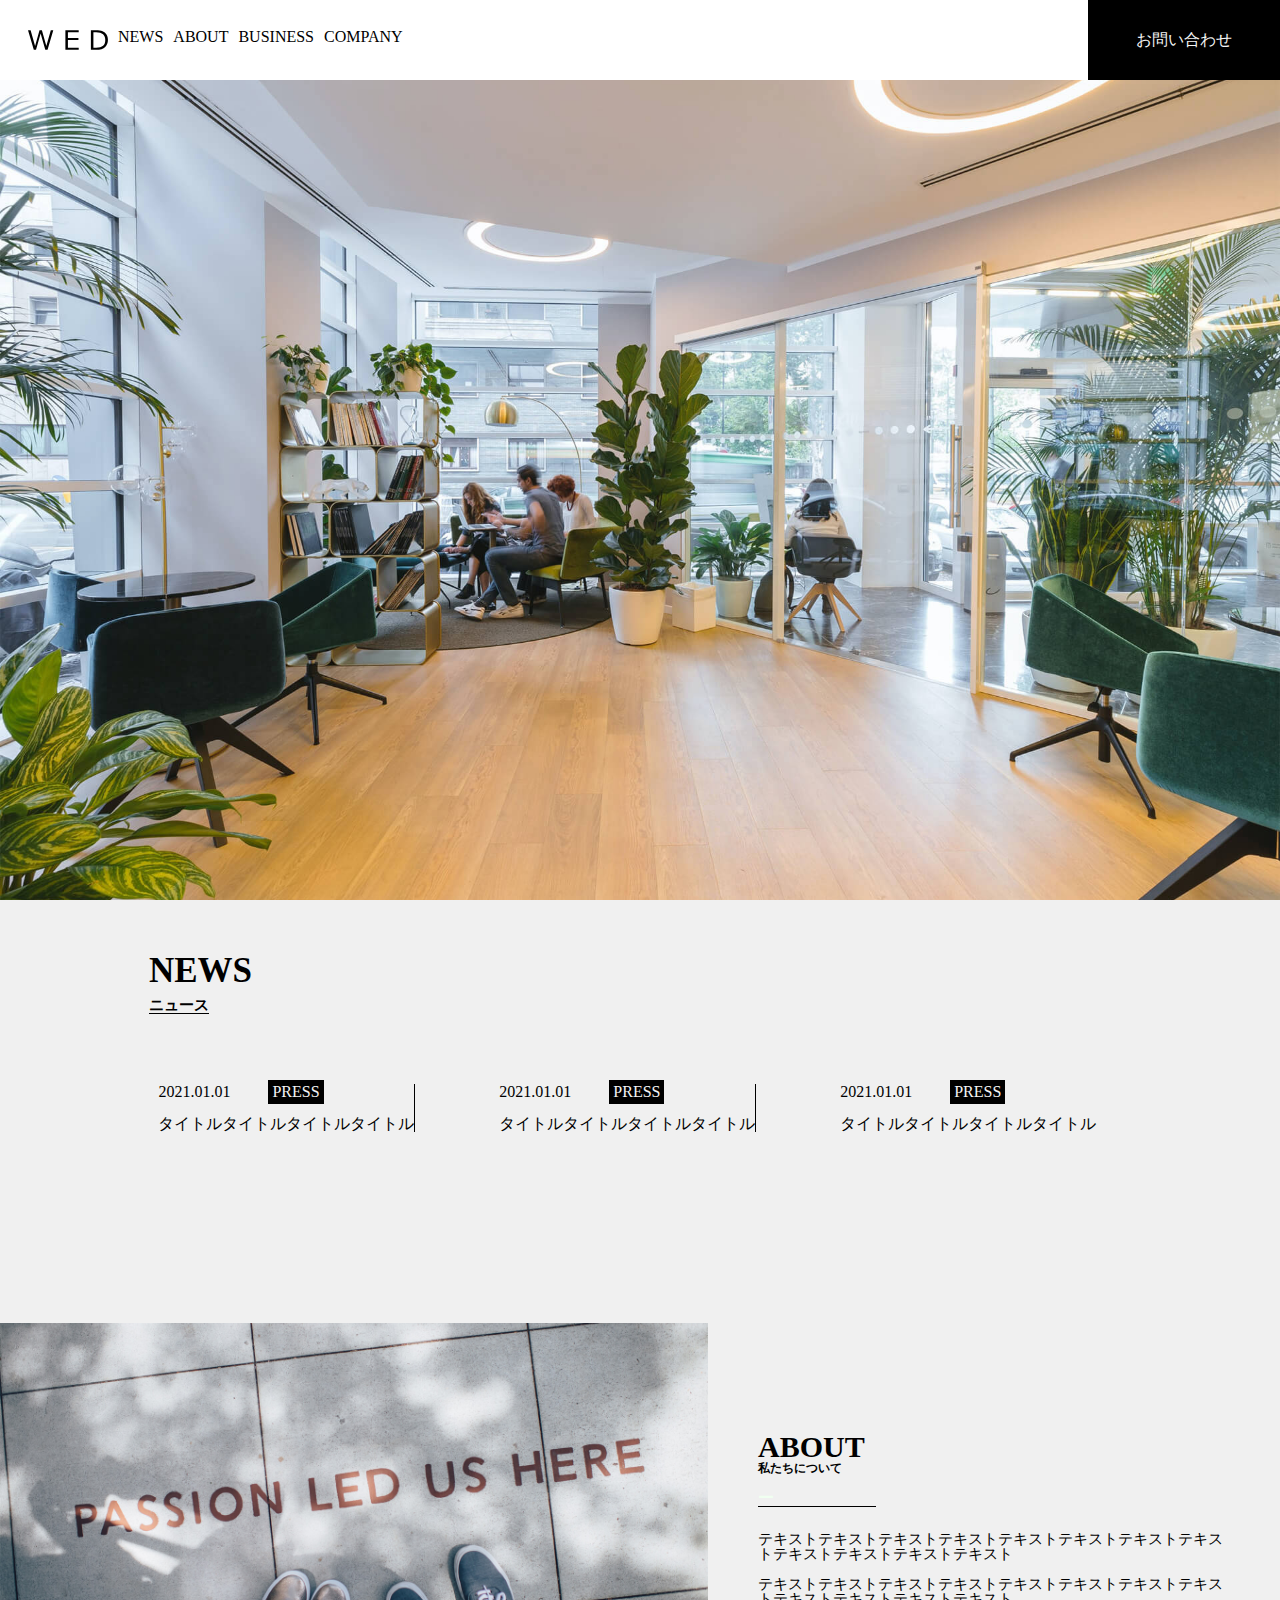
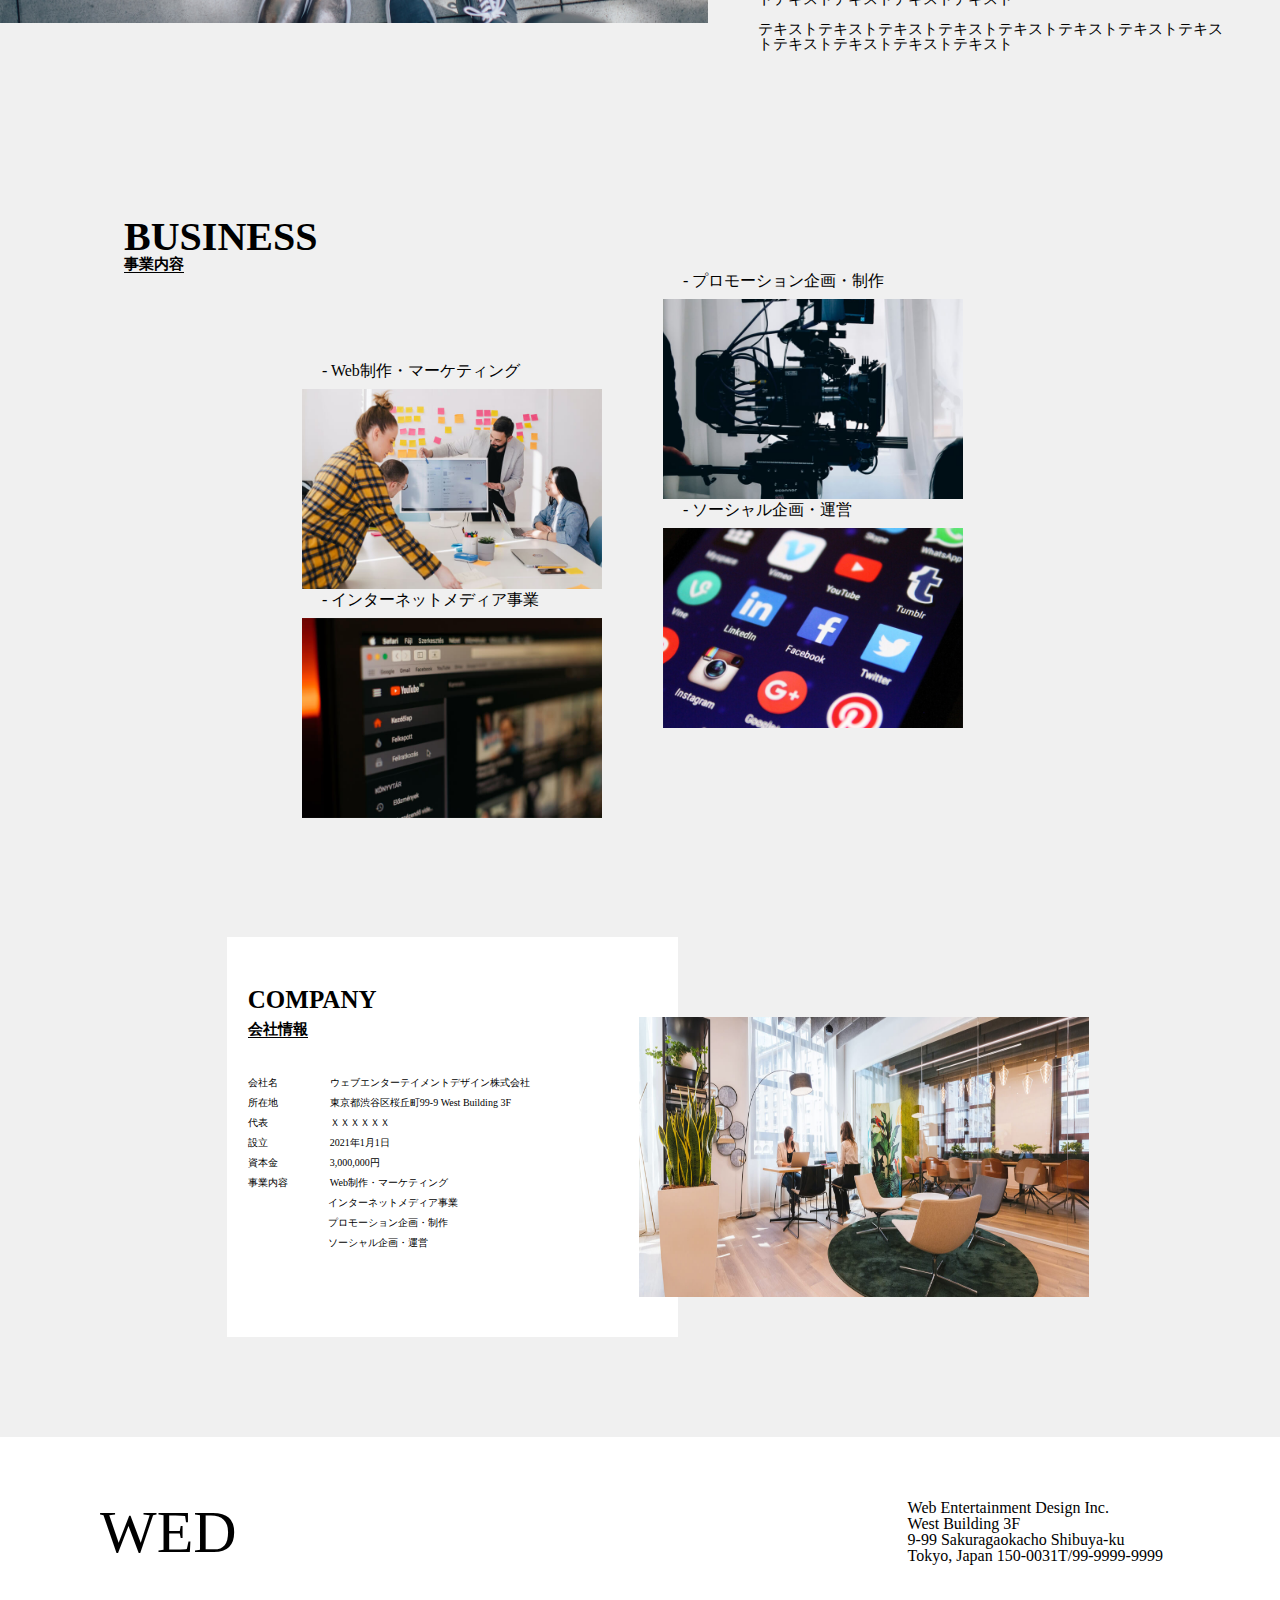
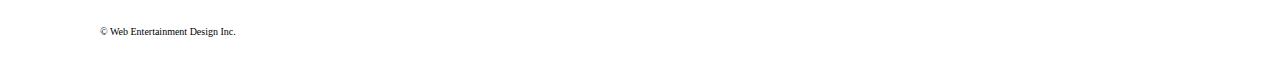
<file: index.html>
<!DOCTYPE html>
<html lang="jp">
  <head>
    <meta charset="utf-8">
    <title>Web Entertainment Design</title>
    <meta name="viewport" content="width=device-width,initial-scale=1">
    <link rel="icon" href="img/favicon.ico">
    <link rel="stylesheet" href="css/reset.css">
    <link rel="stylesheet" href="css/style.css">
  </head>
  <body>
    <header class="header-mainvisual" id="mainvisual">
      <div class="inner">
        <h1><a class="wed-tag" href="#mainvisual"></a><img class="header-img" src="./img/logo.svg" alt="wed" /></a></h1>
        <nav class="inner-tag">
          <ul class="tag">
            <li><a class="li-tag" href="#news">NEWS</a></li>
            <li><a class="li-tag" href="#about">ABOUT</a></li>
            <li><a class="li-tag" href="#business">BUSINESS</a></li>
            <li><a class="li-tag" href="#company">COMPANY</a></li>
          </ul>
        </nav>
      </div>
      <a class="inquiry-button" href="#inquiry">お問い合わせ</a>
    </header>
      <div class="img-big">
        <img src="img/mainvisual.jpg" alt="オフィス">
      </div>
      <section id="news" class="news top">
        <h2 class="news-h">
          <p class="news-hh">NEWS</p>
          <p class="news-p">ニュース</p>
        </h2>
        <ul class="news-ul">

          <li class="news-li">
            <p class="news-time">2021.01.01</p>
            <p class="news-press">PRESS</p>
            <p class="news-title"><br>タイトルタイトルタイトルタイトル</p>
          </li>
          <li class="news-li">
            <p class="news-time">2021.01.01</p>
            <p class="news-press">PRESS</p>
            <p class="news-title"><br>タイトルタイトルタイトルタイトル</p>
          </li>
          <li class="news-li">
            <p class="news-time">2021.01.01</p>
            <p class="news-press">PRESS</p>
            <p class="news-title"><br>タイトルタイトルタイトルタイトル</p>
          </li>
      </section>
      <section id="about" class="about">
        <div class="about-passion">
          <img src="img/about.jpg" alt="">
        </div>
        <div class="about-character">
          <h2 class="about-h2">
            <p class="about-uppercaseletter">ABOUT</p>
            <p class="about-lowercaseletter">私たちについて</p>
            <p class="about-barwire"><br>ー</p>
          </h2>
          <p class="about-text">テキストテキストテキストテキストテキストテキストテキストテキストテキストテキストテキストテキスト</p>
          <p class="about-text">テキストテキストテキストテキストテキストテキストテキストテキストテキストテキストテキストテキスト</p>
          <p class="about-text">テキストテキストテキストテキストテキストテキストテキストテキストテキストテキストテキストテキスト</p>
        </div>
      </section>
      <section id="business" class="business top">
        <h2 class="business-h2">
          <p class="business-uppercaseletter">BUSINESS</p>
          <p class="business-lowercaseletter">事業内容</p>
          <p class="business-barwire">ー</p>
        </h2>
        <div class="business-transparentbox">
          <div class="business-imagelist">
            <div class="business-image"><p class="character2">- Web制作・マーケティング</p><img src="img/business1.jpg" alt=""></div>
            <div class="business-image"><p class="character">- インターネットメディア事業</p><img src="img/business2.jpg" alt=""></div>
          </div>
          <div class="business-imagelist">
            <div class="business-image"><p class="character">- プロモーション企画・制作</p><img src="img/business3.jpg" alt=""></div>
            <div class="business-image"><p class="character">- ソーシャル企画・運営</p><img src="img/business4.jpg" alt=""></div>
          </div>
        </div>
      </section>
      <section id="company" class="company top">
        <div class="company-behind">
        <h2 class="company-h2">
          <p class="company-uppercaseletter">COMPANY</p>
          <p class="company-lowercaseletter">会社情報</p>
          <p class="company-barwire">ー</p>
        </h2>
        <dl class="company-informationlist">
          <dt class="company-informationlist2">会社名</dt>
          <dd class="company-informationlist3">ウェブエンターテイメントデザイン株式会社</dd>
          <dt class="company-informationlist2">所在地</dt>
          <dd class="company-informationlist3">東京都渋谷区桜丘町99-9 West Building 3F</dd>
          <dt class="company-informationlist2">代表</dt>
          <dd class="company-informationlist3">ＸＸＸＸＸＸ</dd>
          <dt class="company-informationlist2">設立</dt>
          <dd class="company-informationlist3">2021年1月1日</dd>
          <dt class="company-informationlist2">資本金</dt>
          <dd class="company-informationlist3">3,000,000円</dd>
          <dt class="company-informationlist2">事業内容</dt>
          <dd class="company-informationlist3">Web制作・マーケティング</dd>
          <!-- <dt class="company-informationlist2"></dt> -->
          <dd class="company-informationlist4">インターネットメディア事業</dd>
          <!-- <dt class="company-informationlist2"></dt> -->
          <dd class="company-informationlist4">プロモーション企画・制作</dd>
          <!-- <dt class="company-informationlist2"></dt> -->
          <dd class="company-informationlist4">ソーシャル企画・運営</dd>
        </dl>
      </div>
      <div class="company-imagelist">
        <img src="img/company.jpg" alt=""></p>
      </div>
      </section>
      <footer>
        <div class="footer-top">
          <div class="footer-daimoto">
            <div class="footer-character1">WED</div>
            <div class="footer-character2">
              <p>Web Entertainment Design Inc.</p>
              <p>West Building 3F</p>
              <p>9-99 Sakuragaokacho Shibuya-ku</p>
              <p>Tokyo, Japan 150-0031</p>
              <p class="footer-99">T/99-9999-9999</p>
            </div>
          </div>
          <p class="last">© Web Entertainment Design Inc.</p>
        </div>
      </footer>
  </body>
</html>
</file>
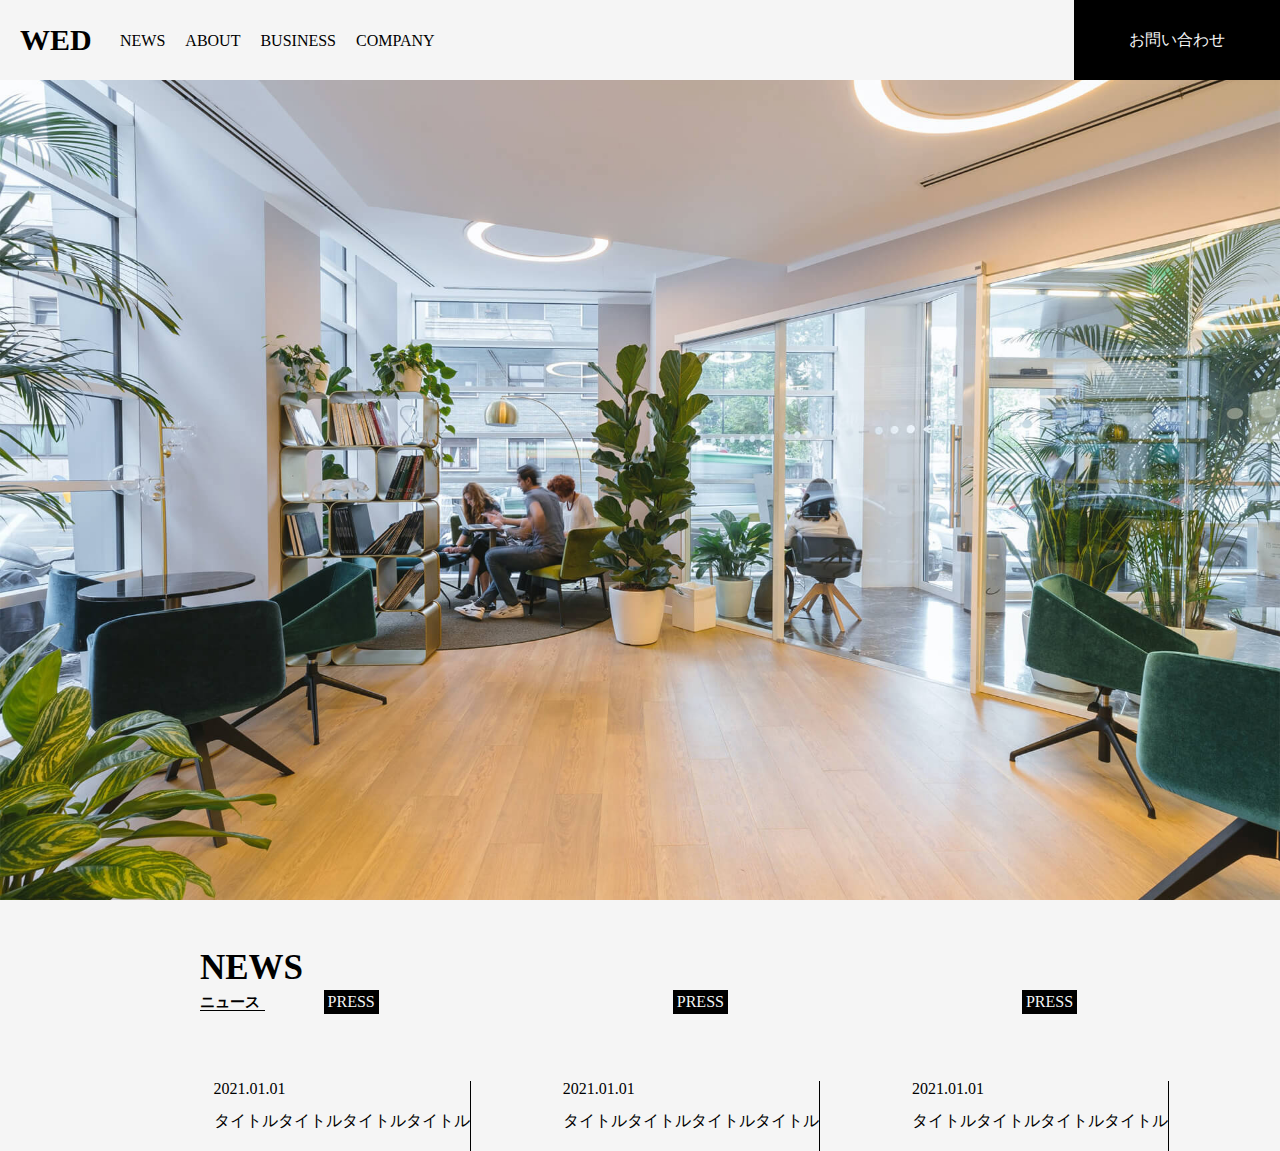
<file: img/Web Entertainment Design.html>
<!DOCTYPE html>
<!-- saved from url=(0068)http://127.0.0.1:5500/%E6%A8%A1%E5%86%99%EF%BC%95/index.html#inquiry -->
<html lang="jp"><head><meta http-equiv="Content-Type" content="text/html; charset=UTF-8">
    
    <title>Web Entertainment Design</title>
    
    
    
  <link rel="icon" href="http://127.0.0.1:5500/%E6%A8%A1%E5%86%99%EF%BC%95/img/favicon.ico"><link rel="stylesheet" href="./Web Entertainment Design_files/reset.css"><link rel="stylesheet" href="./Web Entertainment Design_files/style.css"></head>
  <body>
    <header id="mainvisual">
      <div>
        <h1><a class="wed-tag" href="http://127.0.0.1:5500/%E6%A8%A1%E5%86%99%EF%BC%95/index.html#mainvisual">WED</a></h1>
      </div>
      <nav>
        <ul class="tag">
          <li><a href="http://127.0.0.1:5500/%E6%A8%A1%E5%86%99%EF%BC%95/index.html#news">NEWS</a></li>
          <li><a href="http://127.0.0.1:5500/%E6%A8%A1%E5%86%99%EF%BC%95/index.html#about">ABOUT</a></li>
          <li><a href="http://127.0.0.1:5500/%E6%A8%A1%E5%86%99%EF%BC%95/index.html#business">BUSINESS</a></li>
          <li><a href="http://127.0.0.1:5500/%E6%A8%A1%E5%86%99%EF%BC%95/index.html#company">COMPANY</a></li>
        </ul>
        <a class="inquiry-button" href="http://127.0.0.1:5500/%E6%A8%A1%E5%86%99%EF%BC%95/index.html#inquiry">お問い合わせ</a>
      </nav>
      <div class="img-big">
        <img src="./Web Entertainment Design_files/mainvisual.jpg" alt="オフィス">
      </div>
      <section id="news">
        <h2 class="news-h">
          <p class="news-hh">NEWS</p>
          <p class="news-p">ニュース</p>
        </h2>
        <ul class="news-ul">

          <li class="news-li">
            <p class="news-time">2021.01.01</p>
            <dd class="news-press">PRESS</dd>
            <p class="news-title"><br>タイトルタイトルタイトルタイトル</p>
          </li>
          <li class="news-li">
            <p class="news-time">2021.01.01</p>
            <dd class="news-press">PRESS</dd>
            <p class="news-title"><br>タイトルタイトルタイトルタイトル</p>
          </li>
          <li class="news-li">
            <p class="news-time">2021.01.01</p>
            <dd class="news-press">PRESS</dd>
            <p class="news-title"><br>タイトルタイトルタイトルタイトル</p>
          </li>
      </ul></section>
    </header>
  <!-- Code injected by live-server -->
<script>
	// <![CDATA[  <-- For SVG support
	if ('WebSocket' in window) {
		(function () {
			function refreshCSS() {
				var sheets = [].slice.call(document.getElementsByTagName("link"));
				var head = document.getElementsByTagName("head")[0];
				for (var i = 0; i < sheets.length; ++i) {
					var elem = sheets[i];
					var parent = elem.parentElement || head;
					parent.removeChild(elem);
					var rel = elem.rel;
					if (elem.href && typeof rel != "string" || rel.length == 0 || rel.toLowerCase() == "stylesheet") {
						var url = elem.href.replace(/(&|\?)_cacheOverride=\d+/, '');
						elem.href = url + (url.indexOf('?') >= 0 ? '&' : '?') + '_cacheOverride=' + (new Date().valueOf());
					}
					parent.appendChild(elem);
				}
			}
			var protocol = window.location.protocol === 'http:' ? 'ws://' : 'wss://';
			var address = protocol + window.location.host + window.location.pathname + '/ws';
			var socket = new WebSocket(address);
			socket.onmessage = function (msg) {
				if (msg.data == 'reload') window.location.reload();
				else if (msg.data == 'refreshcss') refreshCSS();
			};
			if (sessionStorage && !sessionStorage.getItem('IsThisFirstTime_Log_From_LiveServer')) {
				console.log('Live reload enabled.');
				sessionStorage.setItem('IsThisFirstTime_Log_From_LiveServer', true);
			}
		})();
	}
	else {
		console.error('Upgrade your browser. This Browser is NOT supported WebSocket for Live-Reloading.');
	}
	// ]]>
</script>

</body></html>
</file>
<file: css/style.css>
html{
  width: 100%;
}

body{
  background-color:#f0f0f0;
}

.top{
  width: 100%;
  max-width: 1032px;
  padding: 0 16px;
  margin: 0 auto;
}

/* トップ画面 */

.header-img{
  /* margin: 0% 40%; */
  width: 80px;
}

.inner{
  display: flex;
  align-items: center;
  width: 100%;
  max-width: 1032px;
  padding: 0 16px;
  margin: 0 auto;
}

.header-mainvisual{
  display: flex;
  background-color: #fff;
}

header{
  width: 100%;
  background-color: honeydew;
}

/* header div{
  height: 0px;
  width: 0px;
} */

header div h1{
  height: 25px;
  
  font-size: 30px;
  display: flex;
  align-items: center;
}

.wed-tag{
  text-decoration: none;
  color: black;
}

.inner-tag{
  height: 100%;
  margin-left: 0%;
}


/* トップ画像 飛ばし先 */

header nav{
  margin-left: 20%;
    display: flex;
    justify-content: space-between;
}

header nav .tag{
  display: flex;
  margin-top: 10%;
}

.li-tag{
  color: #000;
  text-decoration: none;
  margin-left: 10px;
  height: 10px;
}

/* header nav li {
  margin-left: 5%;
  height: 100%;
} */

/* header nav li a{
  text-decoration: none;
  color: black;
} */

/* トップ画面 お問い合わせ */

header  .inquiry-button{
  width: 15%;
  display: inline-block;
  background-color: black;
  color: #f5f5f5;
  height: 80px;
  text-decoration: none;
  display: flex;
  justify-content: space-around;
  align-items: center;
}

.inquiry-button:hover{
  opacity:0.6;
}
/* 大きい画像 */

.img-big img{
  width: 100%;
  height: calc(100vh - 80px);
  object-fit: cover;
}


/* ニッース */



.news{
  padding: 50px 0px 0px 50px;
  height: 250%;
  margin-bottom: 70px;
  margin-bottom: 100px;
}

.news .news-h{
  font-size: 35px;
  margin-bottom: 70px;
}

.news .news-hh{
  margin-bottom: 10px;
}

.news .news-p{
  width: 60px;
  font-size: 15px;
  border-bottom: solid 1px #000;
}

.news .news-ul{
  list-style: none;
  width: 99%;
  height: 35%;
  display: flex;
  justify-content: space-around;
  margin-right: 20px;
}

.news .news-li{
  border-right: solid 1px #000;
  margin-right: 65px;

}

.news-li:last-child{
  border-right: none;
}



.news .news-time{
  width: 35%;
  position: relative;
}

.news .news-press{
  color: #f5f5f5;
  background-color: #000;
  margin-left: 110px;
  padding: 4px;
  position: absolute;
  margin-top: -20px;
}



/* 写真と文字 */

.about{
  height: 700%;
  display: flex;
  align-items: center;
  margin-bottom: 100px;
}

.about-passion{
  width: 60%;
}

.about img{
  width: 100%;
  height: 300px;
  object-fit: cover;
}

.about .about-character{
  padding: 50px;
  width: 40%;
  margin-top: 150px;
}

.about .about-uppercaseletter{
  font-size: 30px;
}

.about .about-h2{
  width: 100%;
  height: 100px;
}

.about .about-lowercaseletter{
  font-size: 12px;
  writing-mode: horizontal-tb;
  width: 25%;
}

.about .about-barwire{
  color:honeydew;
  border-bottom: solid 1px #000;
  width: 25%;
}

.about-text{
  font-size: 15px;
  width: 100%;
  padding-bottom: 15px;
}

/* 事業内容 */

.business{
  width: 100%;
  height: 720px;
}

.business .business-h2{
  margin-bottom: 0px;
}

.business .business-uppercaseletter{
  font-size: 40px;
  height: 100%;
  width: 22%;
}

.business .business-lowercaseletter{
  font-size: 15px;
  height: 100%;
  width: 6%;
}

.business .business-barwire{
  font-size: 0px;
  color: #f5f5f5;
  width: 60px;
  border-bottom: solid 1px #000;
}

.business .business-transparentbox{
  margin: auto;
  display: flex;
  justify-content: space-around;
  width: 70%;
}

.business img{
  width: 300px;
  height:200px;
}

.business .business-transparentbox .business-imagelist .business-image{
  width: 315px;
}

.business .business-transparentbox .business-imagelist .business-image p{
  margin-left: 20px;
  margin-bottom: 10px;
}

.business .business-transparentbox .business-imagelist .business-image .character2{
  margin-left: 20px;
  margin-bottom: 10px;
  margin-top: 90px;
}

/* 会社情報 */

.company{
  position: relative;
  margin-bottom: 100px;
  display: flex;
}

.company .company-behind{
  margin-left: 10%;
  background-color: #fff;
  width: 410px;
  height: 350px;
  padding: 50px 2% 0px 2% ;
}

.company .company-h2{
  margin-bottom: 30px;
}

.company .company-uppercaseletter{
  margin-bottom: 10px;
  font-size: 25px;
  width: 45%;
  height: 100%;
}

.company .company-lowercaseletter{
  font-size: 15px;
  width: 60px;
  height: 100%;
}

.company .company-barwire{
  font-size: 0px;
  color: honeydew;
  width: 60px;
  height: 100%;
  border-bottom: solid 1px #000;
}

.company-informationlist{
  display: flex;
  flex-wrap: wrap;
}

.company-informationlist .company-informationlist2{
  width: 20%;
  margin-top: 10px;
  font-size: 10px;
}

.company-informationlist .company-informationlist3{
  width: 80%;
  margin-top: 10px;
  font-size: 10px;
}

.company-informationlist .company-informationlist4{
  width: 80%;
  margin-top: 10px;
  margin-left: 80px;
  font-size: 10px;
}

.company .company-imagelist{
  width: 48%;
  display: flex;
  position: absolute;
  align-items: center;
  justify-content: space-evenly;
  left: 48%;
}

.company img{
  width: 450px;
  height: 280px;
  margin-top: 80px;
}

/* 最後 */

footer{
  width: 100%;
  height: 230px;
  background-color: #fff;
}

footer .footer-top{
  width: 92%;
  height: 230px;
}

footer .footer-top .footer-daimoto{
  display: flex;
  justify-content: space-between;
  align-items: center;
  width: 100%;
  height: 150px;
  padding: 20px 0px;
}


footer .footer-top .footer-daimoto .footer-character1{
  font-size: 60px;
  margin-left: 100px;
}

  footer .footer-top .last{
  font-size: 0.625rem;
  margin-bottom: 20px;
  margin-left: 100px;
}

footer .footer-top .footer-daimoto .footer-character2{
  display: flex;
  flex-wrap: wrap;
  width:  270px;
}

footer .footer-top .footer-daimoto .footer-character2 .footer-99{
  height: 10px;
  margin-right: 10px;
}


@media only screen and (max-width: 810px) {

  /* 最初 携帯 */

  .top {
    width: 98%;
    max-width: 1032px;
    padding: 0 0px;
    margin: 0 auto;
}


  header{
    font-size: 10px;
    background-color: honeydew;
}

  header div h1{
    margin-left:0px;
    font-size: 15px;
    align-items:initial;
  }

  .wed-tag {
    margin-top: 2px;
    font-size: 20px;
    margin-bottom: 45px;
    margin-left: 0px;
  }

  header nav {
    margin-left: 5%;
}

  header nav .tag{
    margin-top: 0px;
  }

  header nav li{
    margin-left: 0px;
  }

  header nav li a{
    font-size: 15px;
    margin-right: 5px;
  }

  header .inquiry-button {
    display: contents;
    font-size: 0px;
  }

  .header-mainvisual{
    height: 80px;
    justify-content: center;
    align-items: center;
  }

  .header-img {
    /* margin: 50% 0% 0% 35%; */
    width: 60px;
  }

 

  .inner{
    display: flex;
    flex-direction: column;
    align-items:initial;
    margin: 0px;
  }

  .li-tag{
    margin-left: 0px;
    font-size: 15px;
    margin-right: 15px;
  }

  /* ニュース  携帯*/

  .news{
    padding: 10px 0px 0px 10px;
  }


  .news .news-p{
    width: 17%;
  }

  .news .news-ul{
    display: block;
  }

  .news .news-li {
    border-right: solid 0px #000;
    margin-bottom: 50px;
  }

  /* 写真と文字 携帯*/

  .about {
    display: block;
    margin-bottom: 150px;
  }

  .about-passion{
    width: 100%;
  }

  .about img{
    width: 100%;
    height: 300px;
    margin-bottom: 50px;
  }

  .about .about-character {
    width: 100%;
    padding: 3%;
    box-sizing: border-box;
    margin-top: 0px;
  }

  .about-uppercaseletter{
    font-size: 40px;
  }

  .about-lowercaseletter{
    font-size: 15px;
  }


  .about .about-barwire {
    font-size: 1px;
    width: 16%;
  }

  .about-text{
    font-size: 15px;
  }

  /* 事業内容  携帯*/

  .business{
    height: 100%;
    margin-bottom: 50px;
  }

  .business .business-h2{
    margin-left: 10px;
  }

  .business .business-barwire{
    font-size: 5px;
    width: 17%;
  }

  .business .business-transparentbox{
    display: block;
  }

  .business .business-transparentbox .business-imagelist .business-image{
    width: auto;
  }

  .business img{
    width: 100%;
    height: 100%;
    box-sizing: border-box;
  }

  .business .business-transparentbox .business-imagelist .business-image .character2{
    margin-left: 10px;
  }

  .business .business-transparentbox .business-imagelist .business-image p{
    margin-top: 10px;
    margin-left: 10px;
    margin-bottom: 10px;
  }

  /* 会社情報 */

  .company{
    display: block;
    margin-bottom: 0px;
    align-items: center;
    position: relative;
  }

  .company .company-behind{
    margin-left: 0px;
    padding: 20px 2% 0px 2%;
    width: 80%;
    height: 415px;
    margin: auto;
  }

  .company .company-lowercaseletter{
    width: 20%;
  }

  .company .company-barwire{
    font-size: 5px;
    width: 20%;
  }

  .company-informationlist{
    display: block;
  }

  .company-informationlist .company-informationlist3 {
    width: 100%;
    margin-left: 10px;
  }

  .company .company-imagelist{
    padding: 0 2%;
    box-sizing: border-box;
    width: 100%;
    position: static;
  }

  .company img{
    margin-top: 10px;
    width: 100%;
    height: 400px;
    object-fit:cover;
  }

  .company .company-uppercaseletter {
    font-size: 35px;
  }

  .company-informationlist .company-informationlist4{
    margin-left: 1%;
  }

  /* 最後 携帯 */

  footer .footer-top .footer-daimoto{
    display: block;
  }

  footer .footer-top .footer-daimoto .footer-character1{
    font-size: 25px;
    margin-left: 20px;
  }

  footer .footer-top .footer-daimoto .footer-character2{
    margin-top: 10px;
    margin-left: 20px;
  }

  footer .footer-top .last {
    width: 53%;
    margin-left: 20px;
    margin-top: 20px;
  }

}
</file>
<file: img/Web Entertainment Design_files/style.css>
html{
  width: 100%;
  height: 100vh;
}

body{
  background-color: #f5f5f5;
}

/* トップ画面 */

header{
  width: 100%;
  height: 80px;
  background-color: #f5f5f5;
}

header div{
  height: 0px;
  width: 0px;
}

header div h1{
  height: 80px;
  margin-left:20px;
  font-size: 30px;
  display: flex;
  align-items: center;
}

.wed-tag{
  text-decoration: none;
  color: black;
}

/* トップ画像 飛ばし先 */

header nav{
  margin-left: 100px;
  display: flex;
}

header nav .tag{
  width: 100%;
  display: flex;
  line-height: 2;
  margin-top: 25px;
}

header nav li {
  margin-left: 20px;
  height: 100%;
}

header nav li a{
  text-decoration: none;
  color: black;
}

/* トップ画面 お問い合わせ */

header nav .inquiry-button{
  display: inline-block;
  background-color: black;
  color: #f5f5f5;
  width: 250px;
  height: 80px;
  text-decoration: none;
  display: flex;
  justify-content: space-around;
  align-items: center;
}

.inquiry-button:hover{
  opacity:0.6;
}
/* 大きい画像 */

header .img-big{
  width: 100%;
  max-width: 1920px;
  height: calc(100vh - 80px);
}

header div img{
  width: 100%;
  height: 100%;
  object-fit: cover;
}

/* ニッース */



section {
  padding: 50px 0px 0px 200px;
  height: 250%;
}

section .news-h{
  font-size: 35px;
  margin-bottom: 70px;
}

.news-hh{
  margin-bottom: 10px;
}

section .news-p{
  width: 6%;
  font-size: 15px;
  border-bottom: solid 1px #000;
}

section .news-ul{
  width: 97%;
  height: 35%;
  display: flex;
  justify-content: space-around;
  margin-right: 20px;
}

section .news-li{
  list-style: none;
  border-right: solid 1px #000;
  margin-right: 65px;
}

section .news-time{
  width: 35%;
}

section .news-press{
  color: #f5f5f5;
  background-color: #000;
  margin-left: 110px;
  position: absolute;
  top: 990px;
  padding: 4px;
}

section .news-title{
}
</file>
